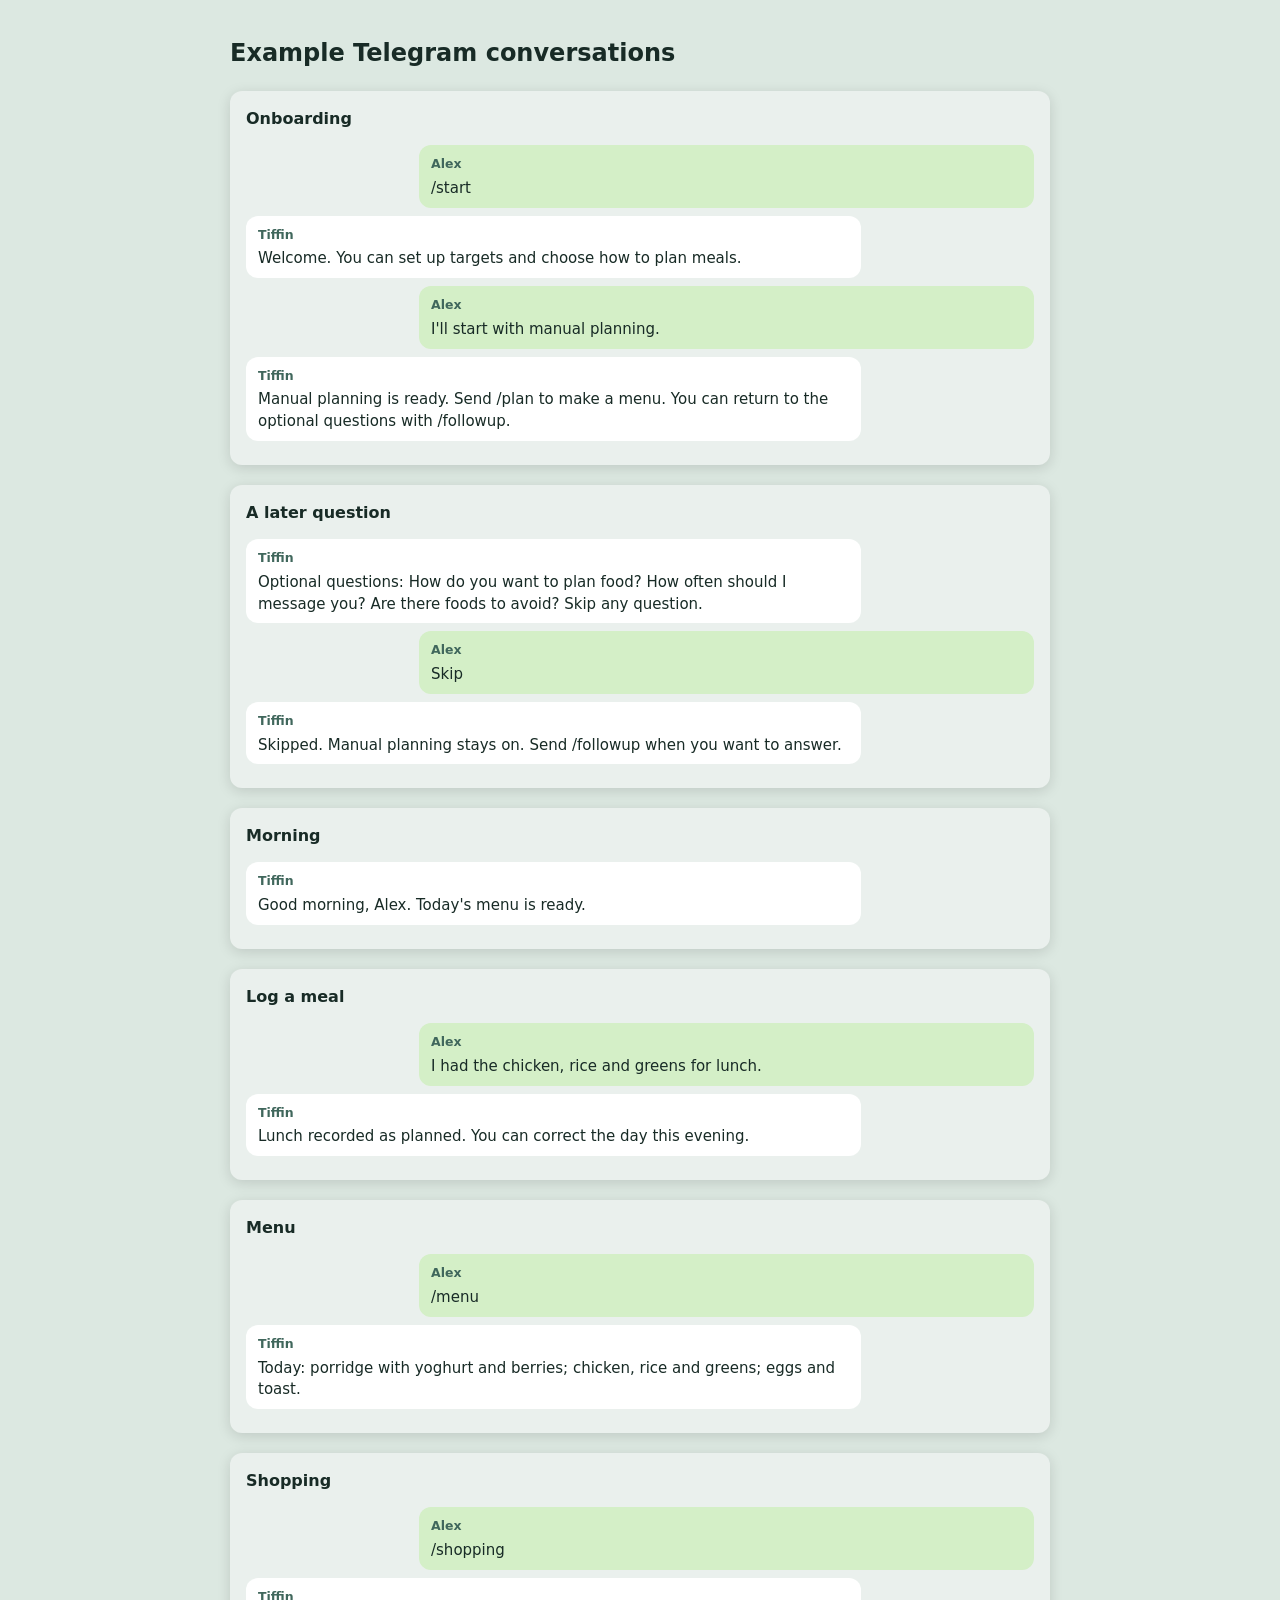
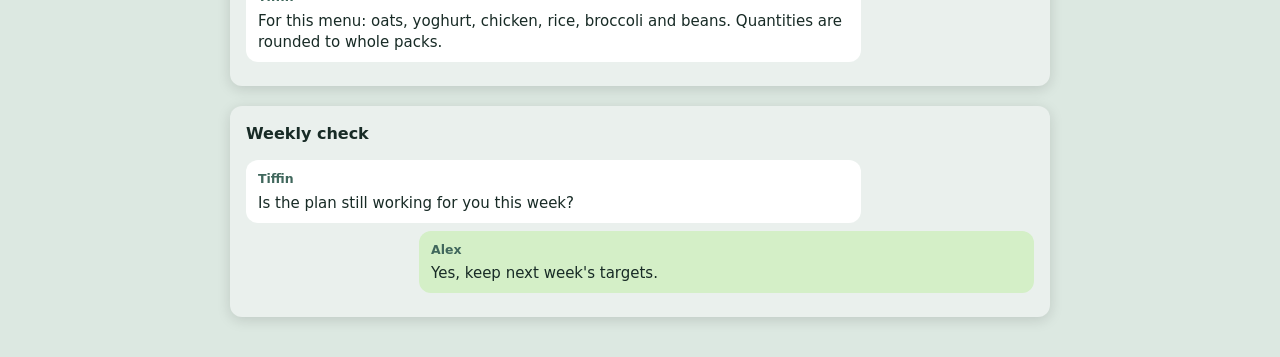
<file: docs/images/telegram-transcript.html>
<!doctype html><html lang="en-GB"><meta charset="utf-8"><meta name="viewport" content="width=device-width,initial-scale=1"><title>Tiffin: example Telegram chats</title><style>body{font:15px/1.45 system-ui;background:#dce8e1;color:#182b26;margin:0;padding:20px}main{max-width:820px;margin:auto}h1{font-size:1.5rem}section{background:#eaf0ed;padding:16px;margin:20px 0;border-radius:12px;box-shadow:0 3px 14px #0002}h2{font-size:1rem;margin:0 0 15px}.bubble{max-width:75%;padding:8px 12px;margin:8px 0;border-radius:12px;clear:both}.mine{background:#d4efc7;margin-left:auto}.bot{background:white;margin-right:auto}small{font-weight:700;color:#40675c}p{margin:3px 0 0}</style><main><h1>Example Telegram conversations</h1><section><h2>Onboarding</h2><div class="bubble mine"><small>Alex</small><p>/start</p></div><div class="bubble bot"><small>Tiffin</small><p>Welcome. You can set up targets and choose how to plan meals.</p></div><div class="bubble mine"><small>Alex</small><p>I&#x27;ll start with manual planning.</p></div><div class="bubble bot"><small>Tiffin</small><p>Manual planning is ready. Send /plan to make a menu. You can return to the optional questions with /followup.</p></div></section><section><h2>A later question</h2><div class="bubble bot"><small>Tiffin</small><p>Optional questions: How do you want to plan food? How often should I message you? Are there foods to avoid? Skip any question.</p></div><div class="bubble mine"><small>Alex</small><p>Skip</p></div><div class="bubble bot"><small>Tiffin</small><p>Skipped. Manual planning stays on. Send /followup when you want to answer.</p></div></section><section><h2>Morning</h2><div class="bubble bot"><small>Tiffin</small><p>Good morning, Alex. Today&#x27;s menu is ready.</p></div></section><section><h2>Log a meal</h2><div class="bubble mine"><small>Alex</small><p>I had the chicken, rice and greens for lunch.</p></div><div class="bubble bot"><small>Tiffin</small><p>Lunch recorded as planned. You can correct the day this evening.</p></div></section><section><h2>Menu</h2><div class="bubble mine"><small>Alex</small><p>/menu</p></div><div class="bubble bot"><small>Tiffin</small><p>Today: porridge with yoghurt and berries; chicken, rice and greens; eggs and toast.</p></div></section><section><h2>Shopping</h2><div class="bubble mine"><small>Alex</small><p>/shopping</p></div><div class="bubble bot"><small>Tiffin</small><p>For this menu: oats, yoghurt, chicken, rice, broccoli and beans. Quantities are rounded to whole packs.</p></div></section><section><h2>Weekly check</h2><div class="bubble bot"><small>Tiffin</small><p>Is the plan still working for you this week?</p></div><div class="bubble mine"><small>Alex</small><p>Yes, keep next week&#x27;s targets.</p></div></section></main></html>
</file>
